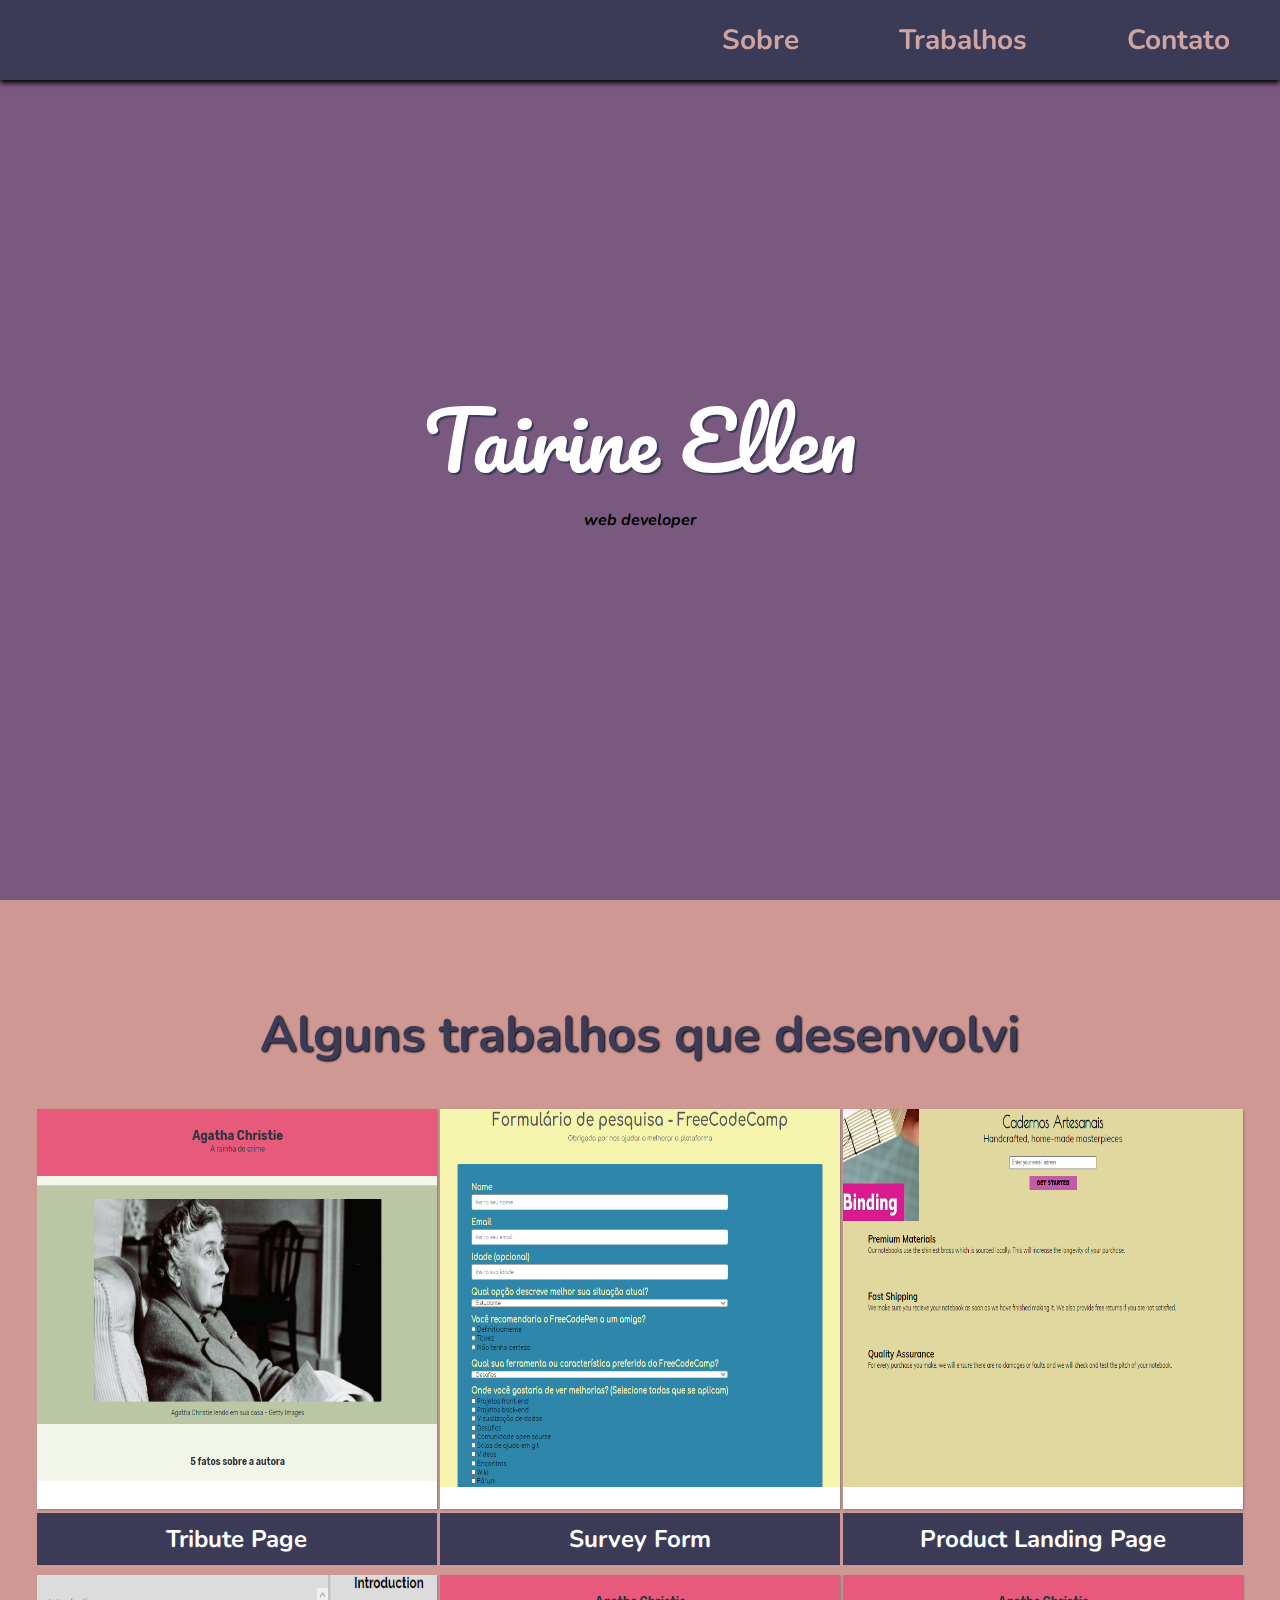
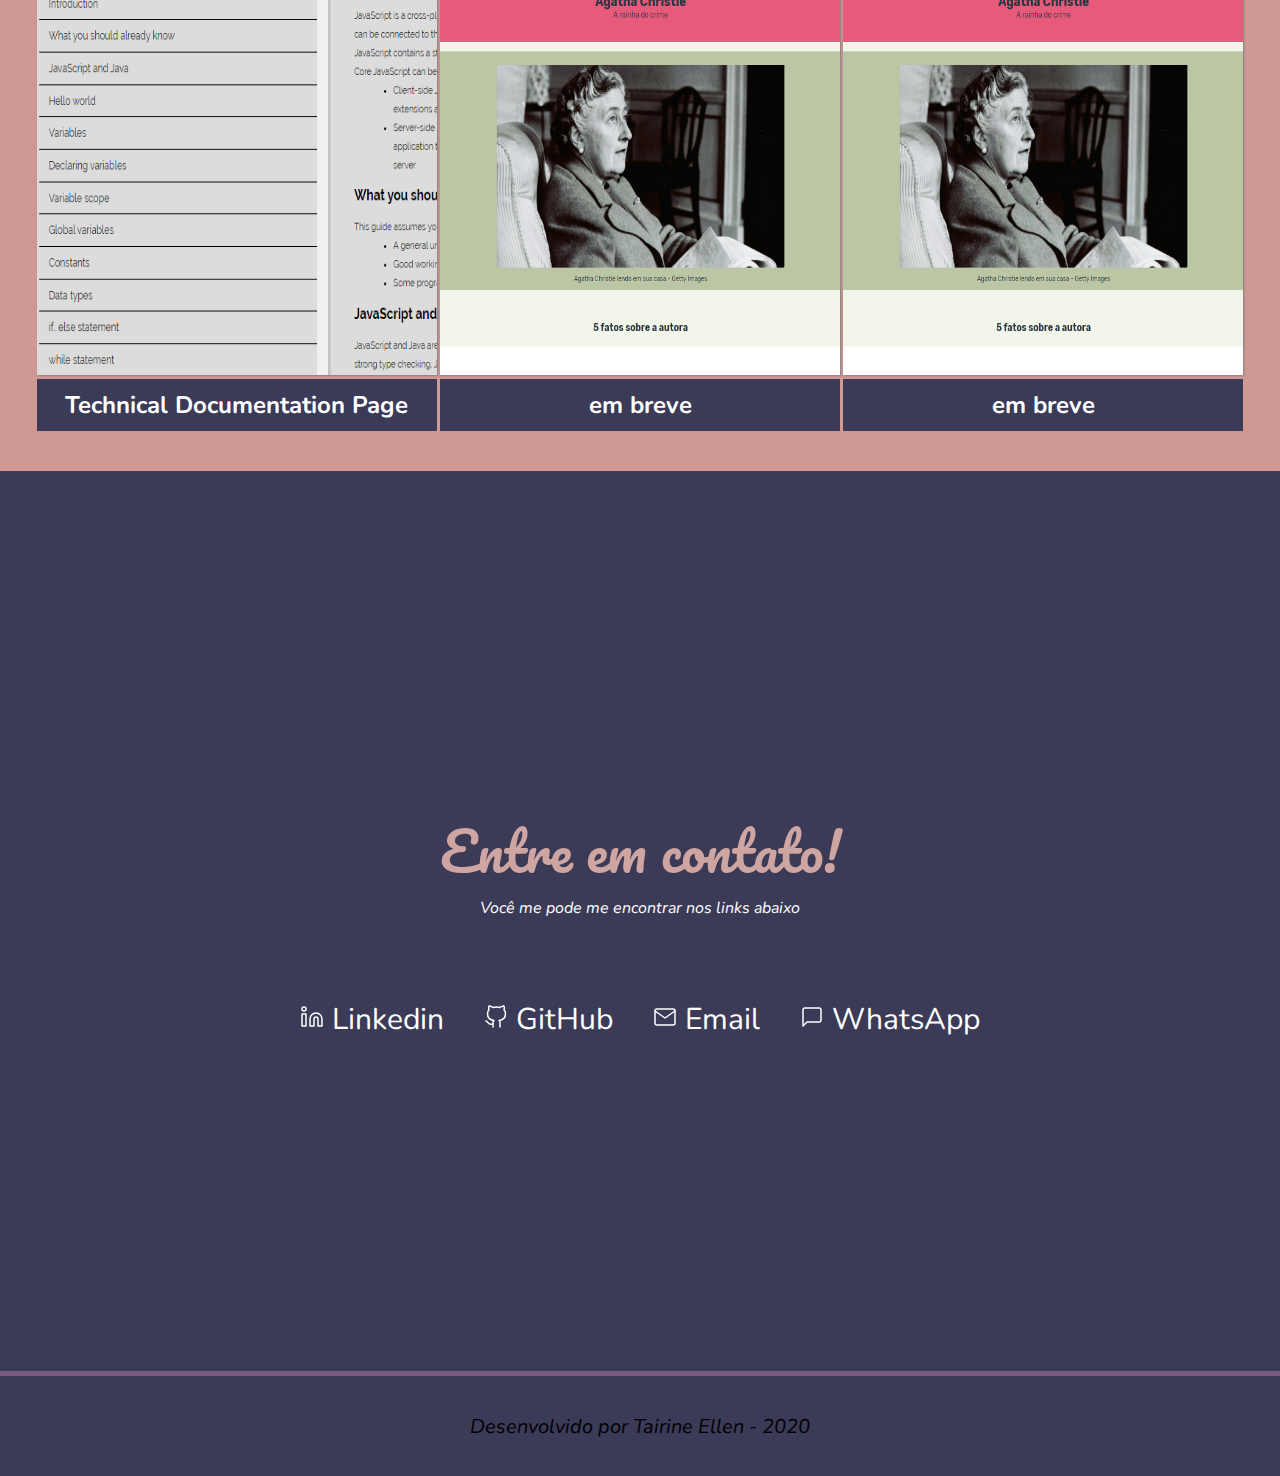
<file: personal_portfolio/index.html>
<!DOCTYPE html>
<html lang="pt-br">
    <head>
        <meta charset="utf-8">
        <link rel="stylesheet" href="styles.css">
        <link href="https://fonts.googleapis.com/css2?family=Nunito:ital,wght@0,400;0,700;1,400&display=swap" rel="stylesheet">
        <link href="https://fonts.googleapis.com/css2?family=Pacifico&display=swap" rel="stylesheet">
        <title>Portfólio Pessoal</title>
    </head>
    <body>

      <nav class="menu">
        <ul class="menu__lista">
          <a class="menu__link" href="#sobre">Sobre</a>
          <a class="menu__link" href="#trabalhos">Trabalhos</a>
          <a class="menu__link" href="#contato">Contato</a>
        </ul>
      </nav>

      <section class="sobre" id="sobre">
        <p class="sobre__titulo">Tairine Ellen</p>
        <h4 class="sobre__h4">web developer</h4>
      </section>

      <section class="trabalhos" id="trabalhos">
        <h1 class="trabalhos__h1">Alguns trabalhos que desenvolvi</h1>
        <div class="container">
          <a class="projeto__link" href="https://codepen.io/TairineEllen/full/MWaOVpJ" target="_blank" class="projeto">
            <img class="projeto__img" src="img/tribute.png" width="400" height="400" alt="tribute-page">
            <p class="projeto__titulo">Tribute Page</p>
          </a>

          <a class="projeto__link" href="https://codepen.io/TairineEllen/live/eYpeMQy" target="_blank" class="projeto">
            <img class="projeto__img" src="img/survey.png" width="400" height="400" alt="survey-form">
            <p class="projeto__titulo">Survey Form</p>
          </a>

          <a class="projeto__link" href="https://codepen.io/TairineEllen/full/OJyQRmy" target="_blank" class="projeto">
            <img class="projeto__img" src="img/landing.png" width="400" height="400" alt="product-landing-page">
            <p class="projeto__titulo">Product Landing Page</p>
          </a>

          <a class="projeto__link" href="https://codepen.io/TairineEllen/full/QWjQeLb" target="_blank" class="projeto">
            <img class="projeto__img" src="img/documentation.png" width="400" height="400" alt="technical-documentation-page">
            <p class="projeto__titulo">Technical Documentation Page</p>
          </a>

          <a class="projeto__link" href="https://codepen.io/TairineEllen/full/MWaOVpJ" target="_blank" class="projeto">
            <img class="projeto__img" src="img/tribute.png" width="400" height="400" alt="tribute-page">
            <p class="projeto__titulo">em breve</p>
          </a>

          <a class="projeto__link" href="https://codepen.io/TairineEllen/full/MWaOVpJ" target="_blank" class="projeto">
            <img class="projeto__img" src="img/tribute.png" width="400" height="400" alt="tribute-page">
            <p class="projeto__titulo">em breve</p>
          </a>

        </div>

      </section>

      <section class="contato" id="contato">
        <p class="contato__h1">Entre em contato!</p>
        <p class="contato__info">Você me pode me encontrar nos links abaixo</p>
        <div class="contato__links">
          <div class="contato__linkedin">
            <a class="contato__link" href="#"><img src="img/linkedin.svg" alt="">
              <span>Linkedin</span>
            </a>
          </div>
          <div class="contato__github">
            <a class="contato__link" href="#"><img src="img/github.svg" alt="">
              <span>GitHub</span>
            </a>

          </div>
          <div class="contato__email">
            <a class="contato__link" href="#"><img src="img/mail.svg" alt="">
              <span>Email</span>
            </a>

          </div>
          <div class="contato__whatsapp">
            <a class="contato__link" href="#"><img src="img/whats.svg" alt="">
              <span>WhatsApp</span>
            </a>

          </div>

        </div>
      </section>

      <footer class="footer">
        <p>Desenvolvido por Tairine Ellen - 2020</p>
      </footer>

    </body>
</html>
</file>
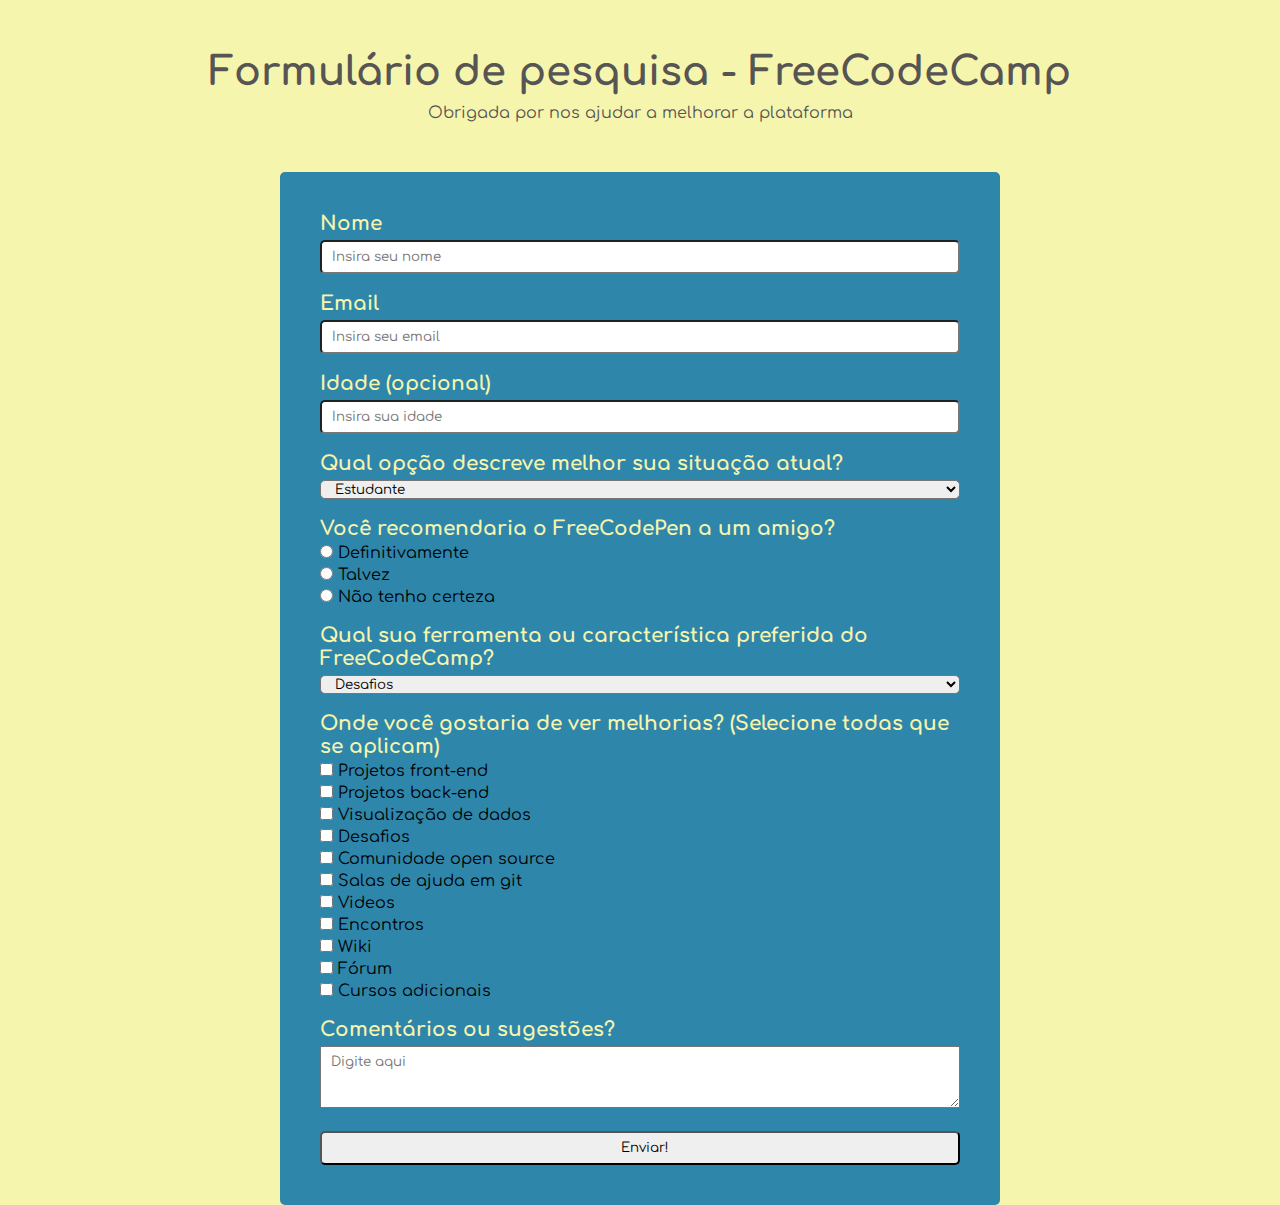
<file: survey_form/index.html>
<!DOCTYPE html>
<html language="pt-br">
<head>
	<meta charset="utf-8">
	<link rel="stylesheet" type="text/css" href="styles.css" />
	<link href="https://fonts.googleapis.com/css2?family=Comfortaa:wght@400;700&display=swap" rel="stylesheet">

	<title>Survey Form</title>
</head>

<body>
    
    <header class="header">
      <h1 class="header__h1" id ="title"> Formulário de pesquisa - FreeCodeCamp</h1>
      <p class="header__p" id = "description"> Obrigada por nos ajudar a melhorar a plataforma </p>
    </header>

    <form class="survey-form" id="survey-form">
    	<label class="survey-form__label" id="name-label">Nome</label>
    	<input class="survey-form__input" id="name" type="text" placeholder="Insira seu nome" required>
    	<br>
    	<label class="survey-form__label" id="email-label">Email</label>
    	<input class="survey-form__input" id="email" type="email" placeholder="Insira seu email" required>
    	<br>
    	<label class="survey-form__label" id="number-label">Idade (opcional)</label>
    	<input class="survey-form__input" id="number" type="number" placeholder="Insira sua idade" min="13" max="70">
    	<br>
    	<label class="survey-form__label">Qual opção descreve melhor sua situação atual?</label>
    	<select class="survey-form__input" id="dropdown">
    		<option>Estudante</option>
    		<option>Emprego tempo integral</option>
    		<option>Emprego meio período/estagiário (a)</option>
    		<option>Desempregado (a)</option>
    		<option>Outro</option>    	 	
    	</select>
    	<br>
    	<label class="survey-form__label">Você recomendaria o FreeCodePen a um amigo?</label>
    	<div id="radio">    		
    		<input class="survey-form__input" type = "radio" name = "recomendacao" value = "definitivamente"><label class="survey-form__label-option">Definitivamente</label><br>
    		<input class="survey-form__input" type = "radio" name = "talvez" value = "talvez"><label class="survey-form__label-option">Talvez</label><br>
    		<input class="survey-form__input" type = "radio" name = "naosei" value = "naosei"><label class="survey-form__label-option">Não tenho certeza</label><br>
    	</div>
    	<br>
    	<label class="survey-form__label">Qual sua ferramenta ou característica preferida do FreeCodeCamp?</label>
    	<select class="survey-form__input" id="dropdown">
    		<option>Desafios</option>
    		<option>Projetos</option>
    		<option>Comunidade</option>
    		<option>Open source</option>
    	</select>
    	<br>    	
    	<label class="survey-form__label">Onde você gostaria de ver melhorias? (Selecione todas que se aplicam)</label>
    	<div id="checkbox">
    		<input class="survey-form__input" type = "checkbox" value = "front"><label class="survey-form__label-option">Projetos front-end</label><br>
    		<input class="survey-form__input" type = "checkbox" value = "back"><label class="survey-form__label-option">Projetos back-end</label><br>
    		<input class="survey-form__input" type = "checkbox" value = "dados"><label class="survey-form__label-option">Visualização de dados</label><br>
    		<input class="survey-form__input" type = "checkbox" value = "desafios"><label class="survey-form__label-option">Desafios</label><br>
    		<input class="survey-form__input" type = "checkbox" value = "comunidade"><label class="survey-form__label-option">Comunidade open source</label><br>
    		<input class="survey-form__input" type = "checkbox" value = "git"><label class="survey-form__label-option">Salas de ajuda em git</label><br>
    		<input class="survey-form__input" type = "checkbox" value = "videos"><label class="survey-form__label-option">Videos</label><br>
    		<input class="survey-form__input" type = "checkbox" value = "eventos"><label class="survey-form__label-option">Encontros</label><br>
    		<input class="survey-form__input" type = "checkbox" value = "wiki"><label class="survey-form__label-option">Wiki</label><br>
    		<input class="survey-form__input" type = "checkbox" value = "forum"><label class="survey-form__label-option">Fórum</label><br>
    		<input class="survey-form__input" type = "checkbox" value = "cursos"><label class="survey-form__label-option">Cursos adicionais</label><br>
	    </div>
	    <br>
	    <label class="survey-form__label">Comentários ou sugestões?</label>
	    <textarea class="survey-form__textarea" placeholder = "Digite aqui"></textarea>
	    <br>
	    <button class="survey-form__input" id = "submit" type="submit">Enviar!</button>
    </form>
   
    
    
  
  </body>
  
</html>
</file>
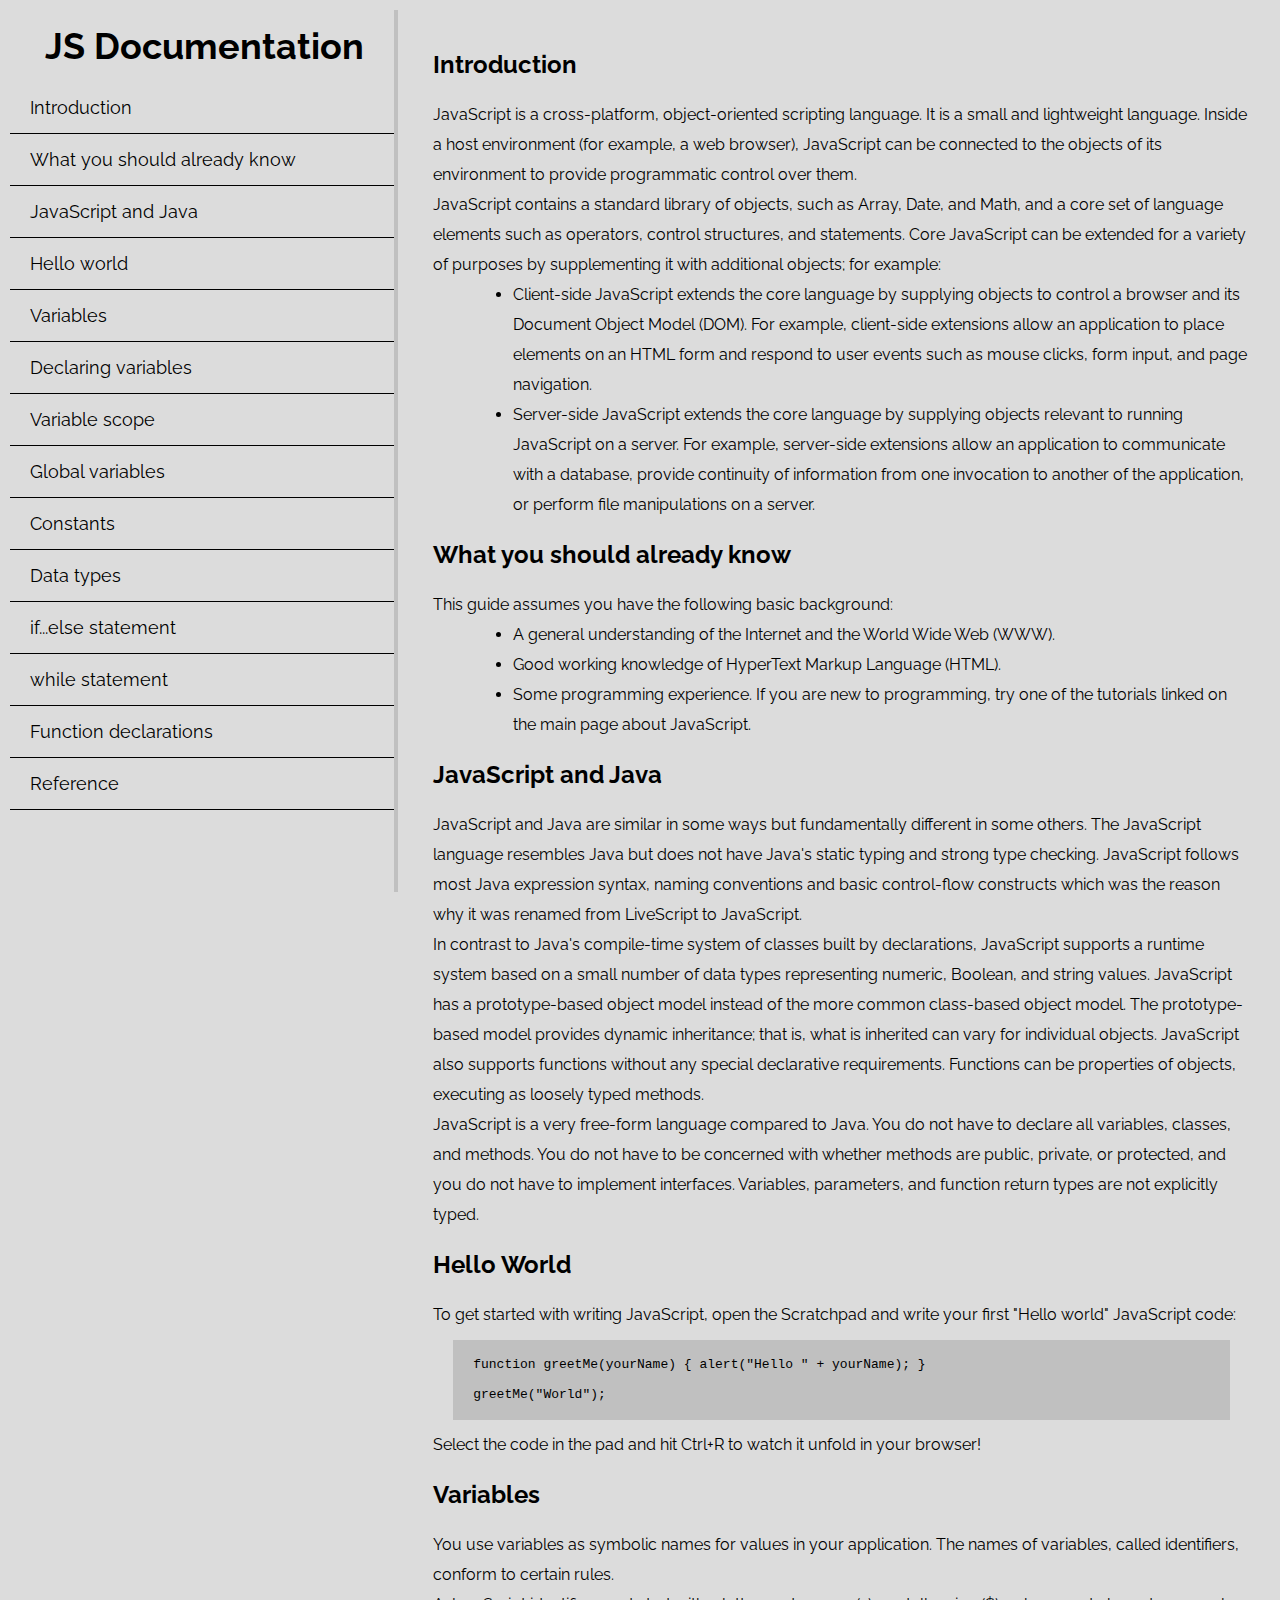
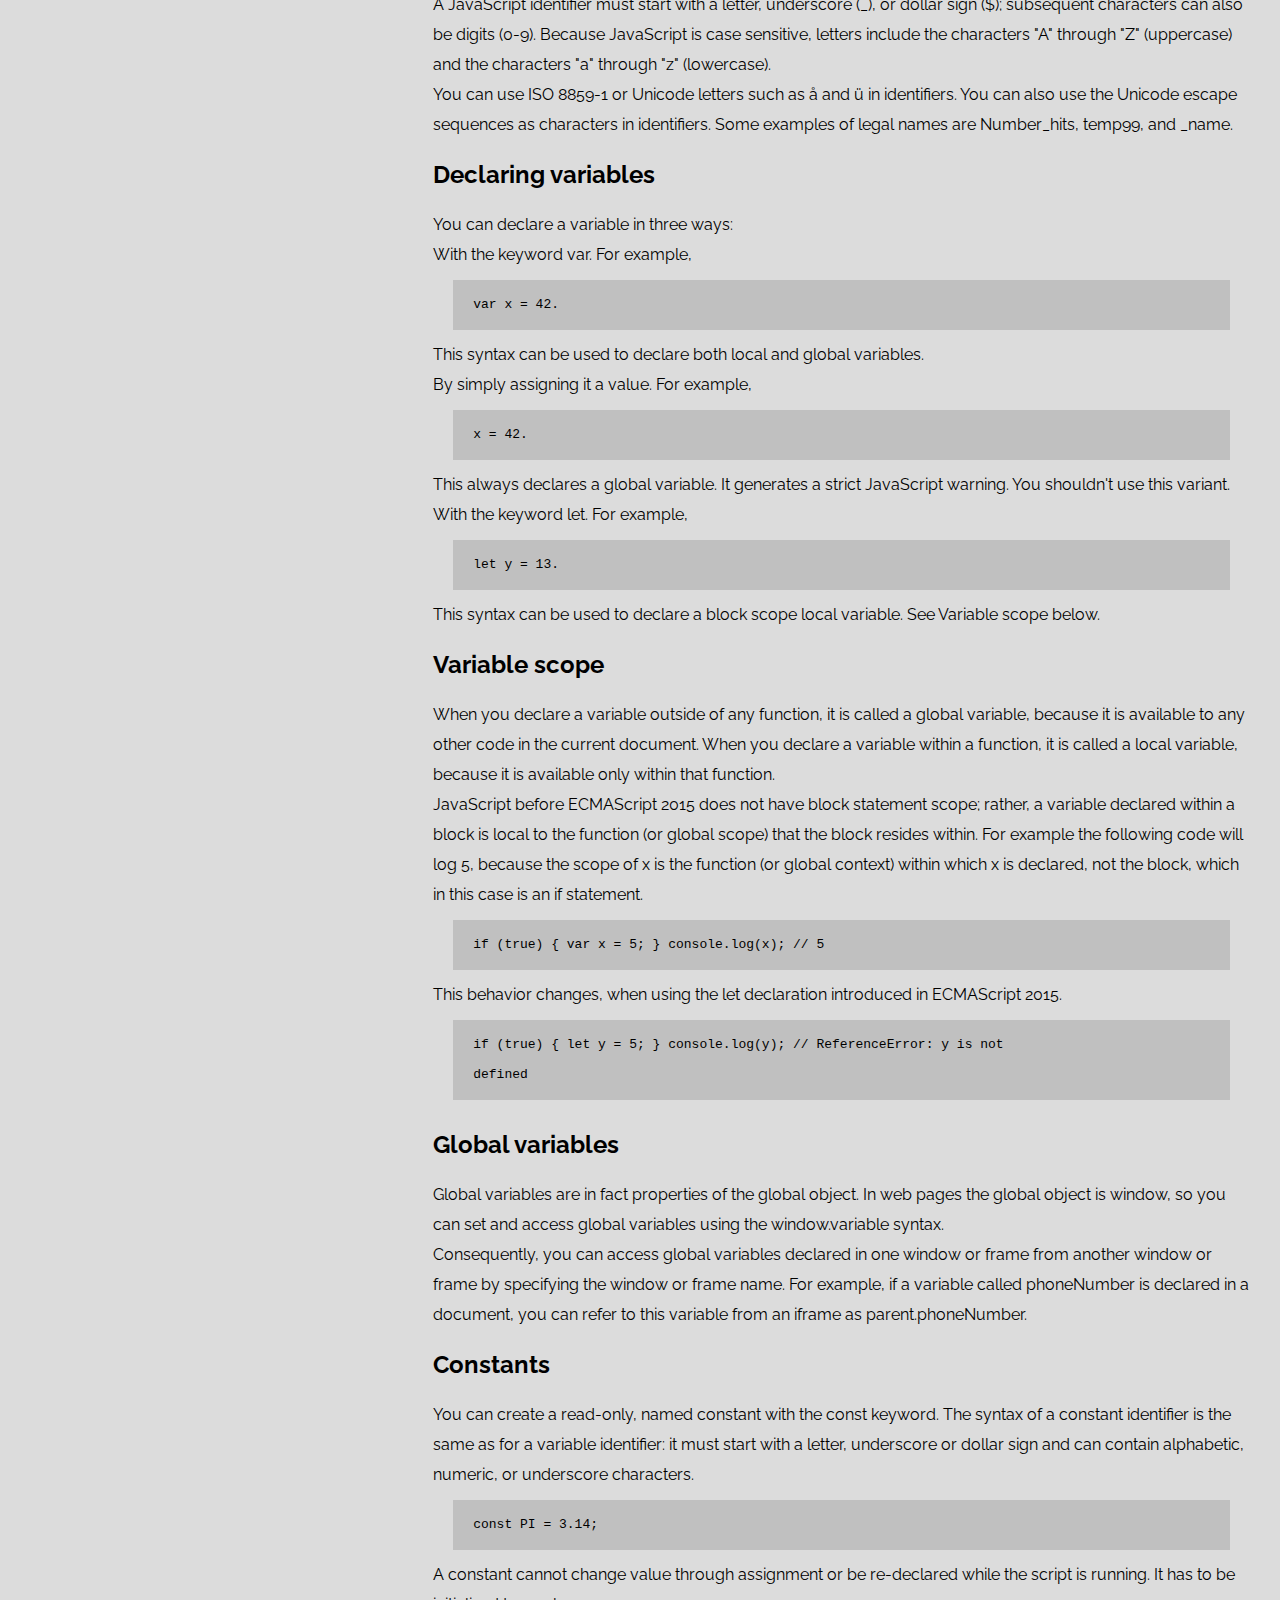
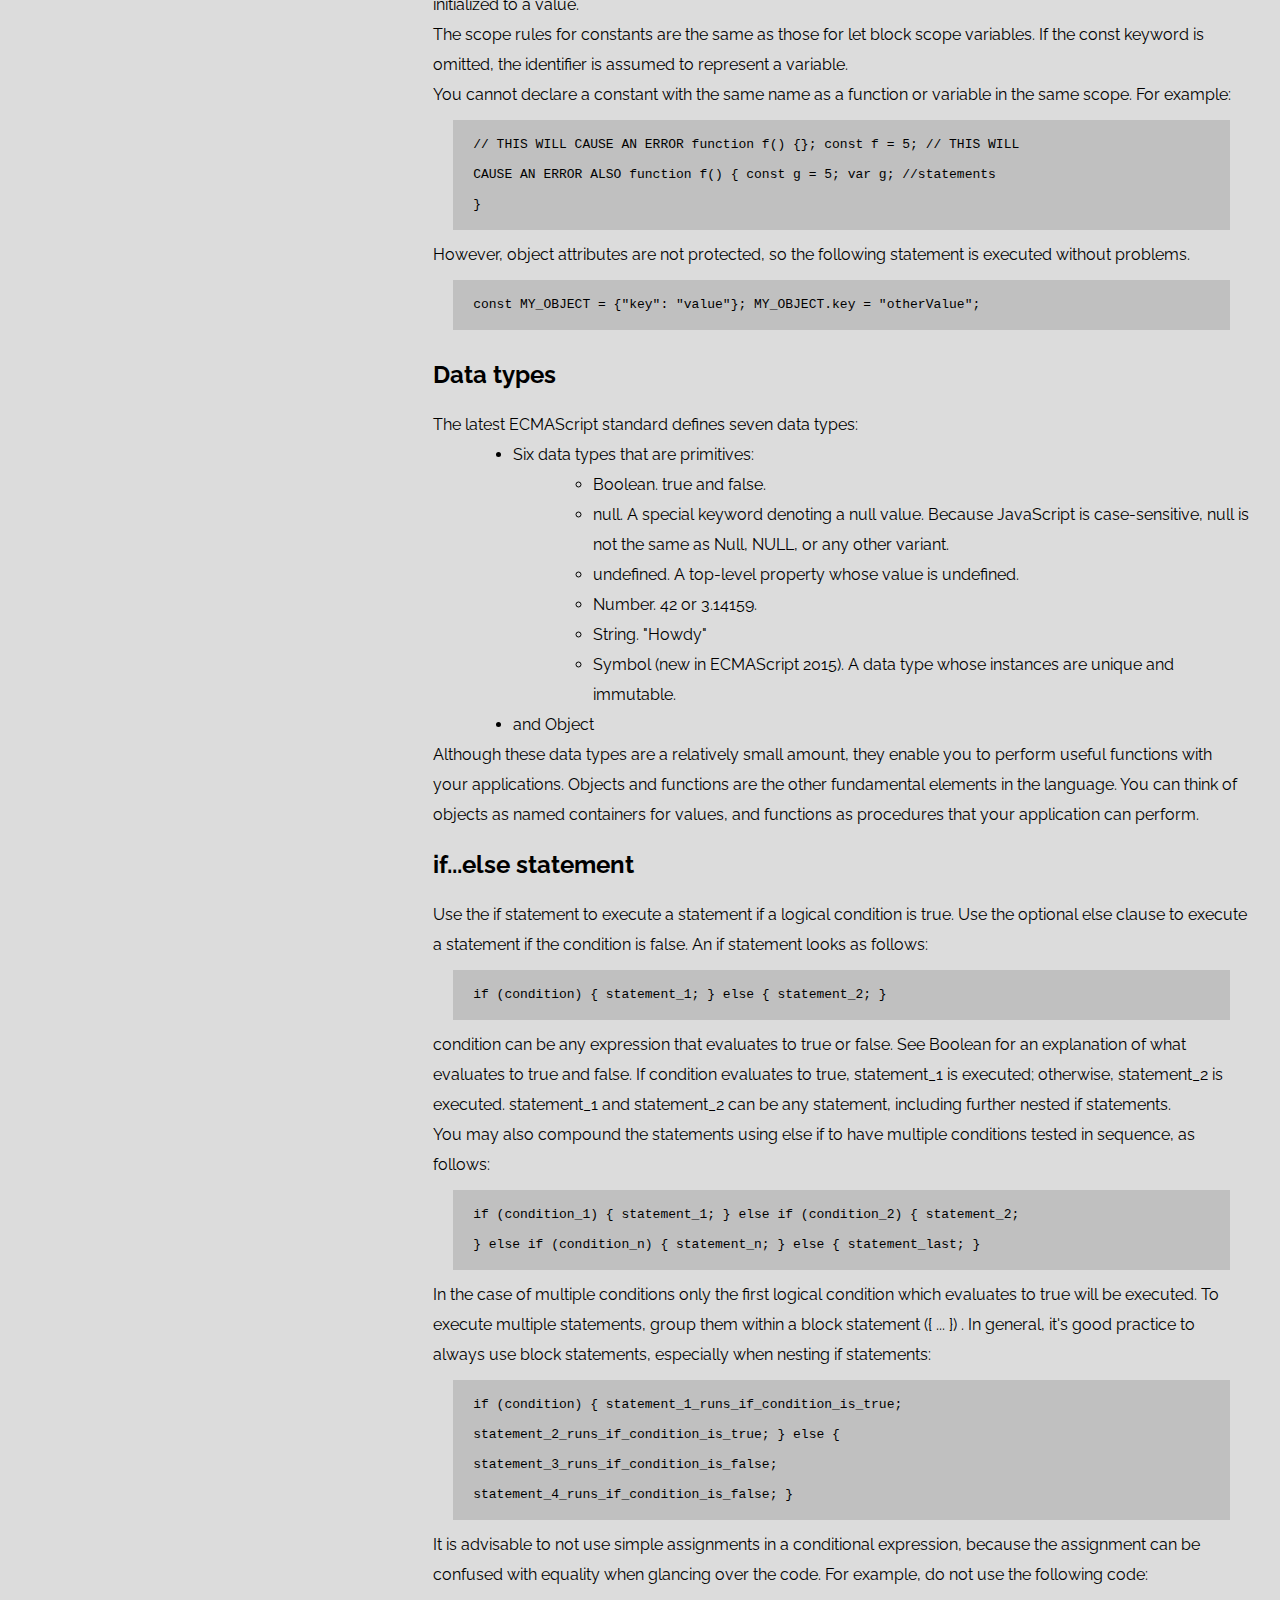
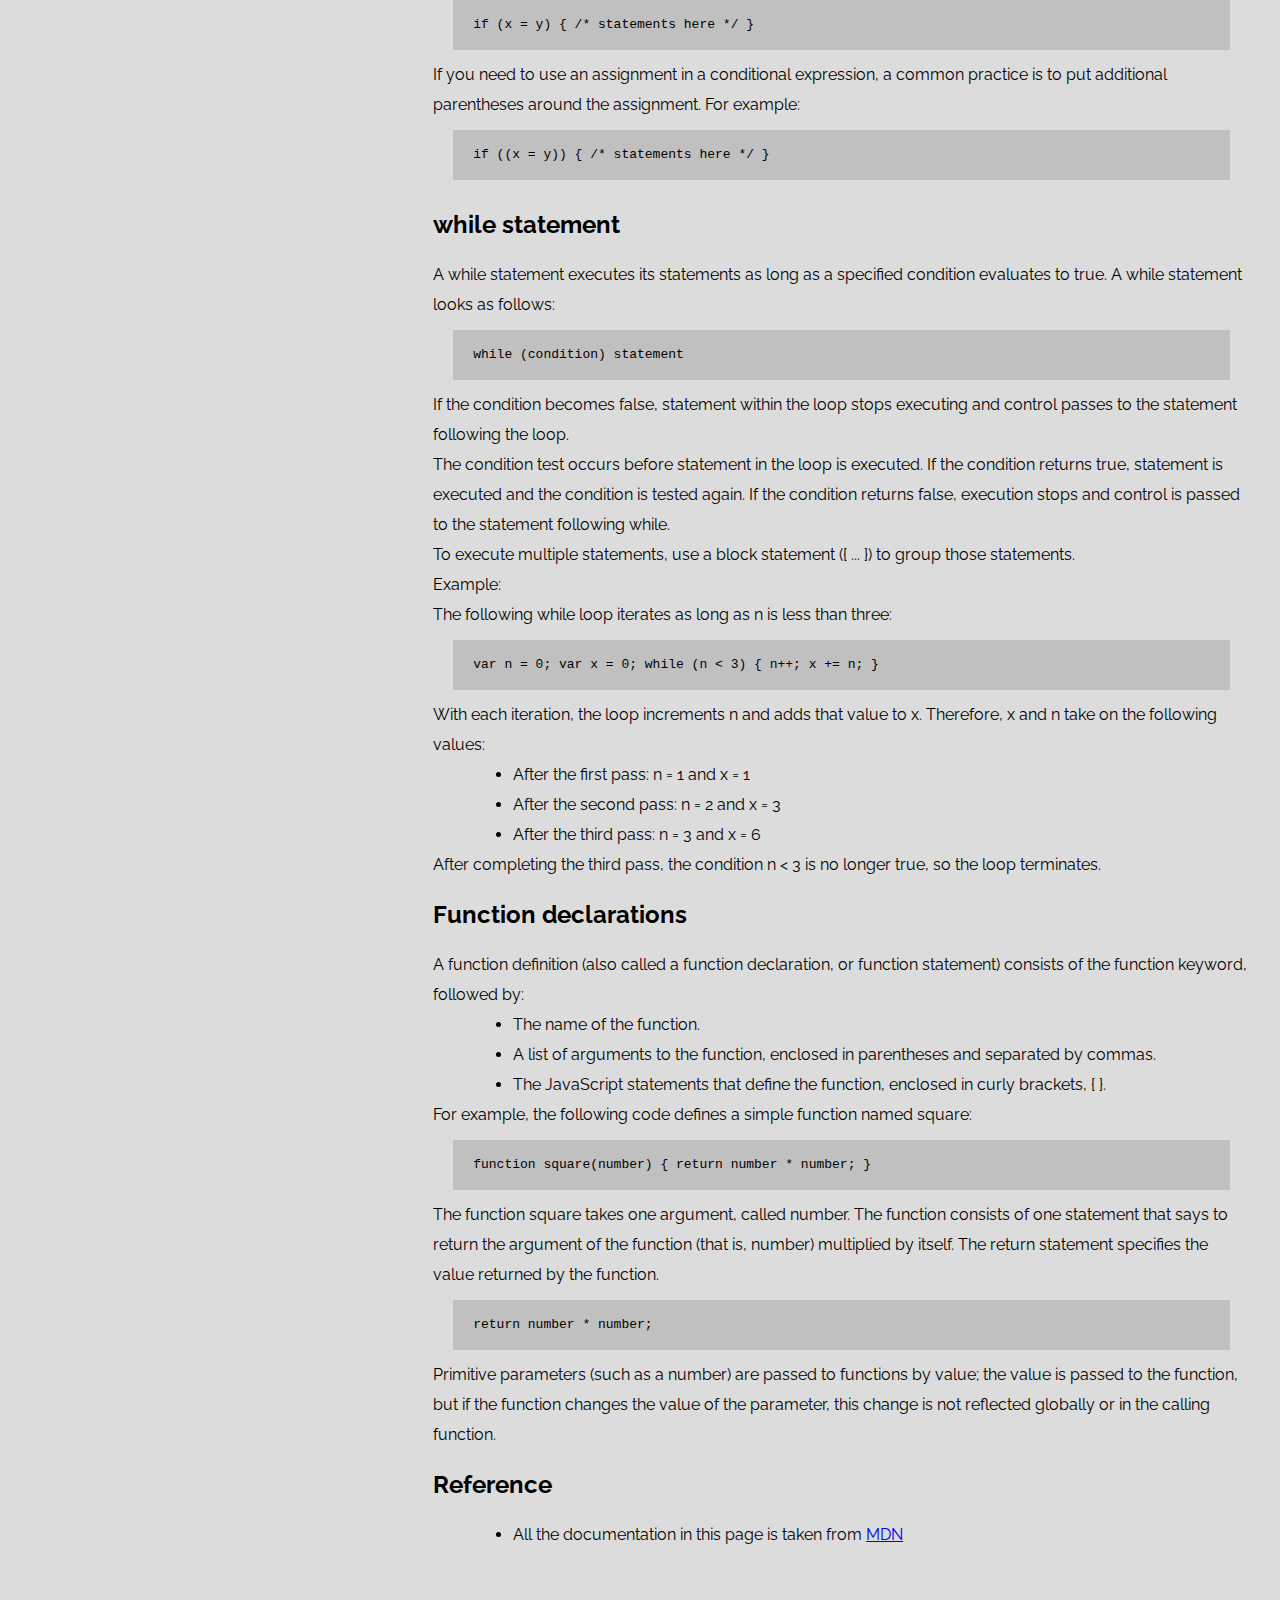
<file: technical_documentation_page/index.html>
<!DOCTYPE html>
<html lang="en">
    <head>
        <meta charset="utf-8">
        <link rel="stylesheet" type="text/css" href="styles.css">
        <link href="https://fonts.googleapis.com/css2?family=Raleway:wght@400;700&display=swap" rel="stylesheet">
        <title>Technical Documentation Page</title>
    </head>
    <body>

        <div class="container">
            <aside class="menu">
                <h1>JS Documentation</h1>
                <ul>
                    <li class="menu__link"><a href="#introduction">Introduction</a></li>
                    <li class="menu__link"><a href="#you-should-know">What you should already know</a></li>
                    <li class="menu__link"><a href="#javascript-and-java">JavaScript and Java</a></li>
                    <li class="menu__link"><a href="#hello-world">Hello world</a></li>
                    <li class="menu__link"><a href="#variables">Variables</a></li>
                    <li class="menu__link"><a href="#declaring-variables">Declaring variables</a></li>
                    <li class="menu__link"><a href="#variable-scope">Variable scope</a></li>
                    <li class="menu__link"><a href="#global-variables">Global variables</a></li>
                    <li class="menu__link"><a href="#constants">Constants</a></li>
                    <li class="menu__link"><a href="#data-types">Data types</a></li>
                    <li class="menu__link"><a href="#if-else">if...else statement</a></li>
                    <li class="menu__link"><a href="#while-statement">while statement</a></li>
                    <li class="menu__link"><a href="#function">Function declarations</a></li>
                    <li class="menu__link"><a href="#reference">Reference</a></li>
                </ul>
            </aside>

            <article class="texto">
                <section class="conteudo" id="introduction">
                    <h2>Introduction</h2>
                    <p>
                        JavaScript is a cross-platform, object-oriented scripting language.
                        It is a small and lightweight language. Inside a host environment (for example, a web browser),
                        JavaScript can be connected to the objects of its environment to provide programmatic control over them.</p>
                    <p>
                        JavaScript contains a standard library of objects, such as Array, Date, and Math, and a core set of language
                        elements such as operators, control structures, and statements. Core JavaScript can be extended for a variety
                        of purposes by supplementing it with additional objects; for example:
                    </p>

                    <ul>
                        <li class="conteudo__lista">
                            Client-side JavaScript extends the core language by supplying objects to control a browser and its
                            Document Object Model (DOM). For example, client-side extensions allow an application to place elements
                            on an HTML form and respond to user events such as mouse clicks, form input, and page navigation.
                        </li>
                        <li class="conteudo__lista">
                            Server-side JavaScript extends the core language by supplying objects relevant to running JavaScript on a server.
                            For example, server-side extensions allow an application to communicate with a database, provide continuity
                            of information from one invocation to another of the application, or perform file manipulations on a server.
                        </li>
                    </ul>

                </section>
                <section class="conteudo" id="you-should-know">
                    <h2>What you should already know</h2>
                    <p>This guide assumes you have the following basic background:</p>
                    <ul>
                        <li class="conteudo__lista">A general understanding of the Internet and the World Wide Web (WWW).</li>
                        <li class="conteudo__lista">Good working knowledge of HyperText Markup Language (HTML).</li>
                        <li class="conteudo__lista">Some programming experience. If you are new to programming, try one of the tutorials linked
                            on the main page about JavaScript.</li>
                    </ul>
                </section>

                <section class="conteudo" id="javascript-and-java">
                    <h2>JavaScript and Java</h2>
                    <p>
                        JavaScript and Java are similar in some ways but fundamentally different in some others.
                        The JavaScript language resembles Java but does not have Java's static typing and strong type checking.
                        JavaScript follows most Java expression syntax, naming conventions and basic control-flow constructs which
                        was the reason why it was renamed from LiveScript to JavaScript.
                    </p>
                    <p>
                        In contrast to Java's compile-time system of classes built by declarations, JavaScript supports a runtime
                        system based on a small number of data types representing numeric, Boolean, and string values.
                        JavaScript has a prototype-based object model instead of the more common class-based object model.
                        The prototype-based model provides dynamic inheritance; that is, what is inherited can vary for individual objects.
                        JavaScript also supports functions without any special declarative requirements.
                        Functions can be properties of objects, executing as loosely typed methods.
                    </p>
                    <p>
                        JavaScript is a very free-form language compared to Java. You do not have to declare all variables, classes,
                        and methods. You do not have to be concerned with whether methods are public, private, or protected, and you
                        do not have to implement interfaces. Variables, parameters, and function return types are not explicitly typed.
                    </p>
                </section>

                <section class="conteudo" id="hello-world">
                    <h2>Hello World</h2>
                    <p>
                        To get started with writing JavaScript, open the Scratchpad and write your first "Hello world" JavaScript code:
                    </p>
                    <div class="code">
                        <code class="code">function greetMe(yourName) { alert("Hello " + yourName); }</code><br>
                        <code class="code">greetMe("World");</code>
                    </div>
                    <p>
                        Select the code in the pad and hit Ctrl+R to watch it unfold in your browser!
                    </p>

                </section>

                <section class="conteudo" id="variables">
                    <h2>Variables</h2>
                    <p>
                        You use variables as symbolic names for values in your application.
                        The names of variables, called identifiers, conform to certain rules.
                    </p>
                    <p>
                        A JavaScript identifier must start with a letter, underscore (_), or dollar sign ($);
                        subsequent characters can also be digits (0-9). Because JavaScript is case sensitive, letters include
                        the characters "A" through "Z" (uppercase) and the characters "a" through "z" (lowercase).
                    </p>
                    <p>
                        You can use ISO 8859-1 or Unicode letters such as å and ü in identifiers.
                        You can also use the Unicode escape sequences as characters in identifiers.
                        Some examples of legal names are Number_hits, temp99, and _name.
                    </p>
                </section>

                <section class="conteudo" id="declaring-variables">
                    <h2>Declaring variables</h2>
                    <p>You can declare a variable in three ways:</p>
                    <p>With the keyword var. For example,</p>
                    <div class="code">
                        <code class="code">
                            var x = 42.
                        </code>
                    </div>
                    <p>This syntax can be used to declare both local and global variables.</p>
                    <p>By simply assigning it a value. For example,</p>
                    <div class="code">
                        <code class="code">
                            x = 42.
                        </code>
                    </div>
                    <p>This always declares a global variable. It generates a strict JavaScript warning. You shouldn't use this variant.</p>
                    <p>With the keyword let. For example,</p>
                    <div class="code">
                        <code class="code">
                             let y = 13.
                        </code>
                    </div>
                    <p>This syntax can be used to declare a block scope local variable. See Variable scope below.</p>
                </section>

                <section class="conteudo" id="variable-scope">
                    <h2>Variable scope</h2>
                    <p>
                        When you declare a variable outside of any function, it is called a global variable,
                        because it is available to any other code in the current document.
                        When you declare a variable within a function, it is called a local variable, because it
                        is available only within that function.
                    </p>
                    <p>
                        JavaScript before ECMAScript 2015 does not have block statement scope; rather, a variable
                        declared within a block is local to the function (or global scope) that the block resides within.
                        For example the following code will log 5, because the scope of x is the function (or global context)
                        within which x is declared, not the block, which in this case is an if statement.
                    </p>
                    <div class="code">
                        <code class="code">if (true) { var x = 5; } console.log(x); // 5</code>
                    </div>
                    <p>
                        This behavior changes, when using the let declaration introduced in ECMAScript 2015.
                    </p>
                    <div class="code">
                        <code class="code">if (true) { let y = 5; } console.log(y); // ReferenceError: y is not</code> <br>
                        <code class="code">defined</code>
                    </div>
                </section>

                <section class="conteudo" id="global-variables">
                    <h2>Global variables</h2>
                    <p>
                        Global variables are in fact properties of the global object. In web pages the global object is window,
                        so you can set and access global variables using the window.variable syntax.
                    </p>
                    <p>
                        Consequently, you can access global variables declared in one window or frame from another window or
                        frame by specifying the window or frame name. For example, if a variable called phoneNumber is declared in a document,
                        you can refer to this variable from an iframe as parent.phoneNumber.
                    </p>
                </section>

                <section class="conteudo" id="constants">
                    <h2>Constants</h2>
                    <p>
                        You can create a read-only, named constant with the const keyword. The syntax of a constant identifier is the
                        same as for a variable identifier: it must start with a letter, underscore or dollar sign and can contain alphabetic,
                        numeric, or underscore characters.
                    </p>
                    <div class="code">
                        <code class="code">const PI = 3.14;</code>
                    </div>
                    <p>
                        A constant cannot change value through assignment or be re-declared while the script is running.
                        It has to be initialized to a value.
                    </p>
                    <p>
                        The scope rules for constants are the same as those for let block scope variables. If the const keyword is omitted,
                        the identifier is assumed to represent a variable.
                    </p>
                    <p>
                        You cannot declare a constant with the same name as a function or variable in the same scope. For example:
                    </p>
                    <div class="code">
                        <code class="code">
                        // THIS WILL CAUSE AN ERROR function f() {}; const f = 5; // THIS WILL <br></code>
                        <code class="code">CAUSE AN ERROR ALSO function f() { const g = 5; var g; //statements</code> <br>
                        <code class="code">}</code>
                        </code>
                    </div>
                    <p>
                        However, object attributes are not protected, so the following statement is executed without problems.
                    </p>
                    <div class="code">
                        <code class="code">const MY_OBJECT = {"key": "value"}; MY_OBJECT.key = "otherValue";</code>
                    </div>
                </section>

                <section class="conteudo" id="data-types">
                    <h2>Data types</h2>
                    <p>The latest ECMAScript standard defines seven data types:</p>
                    <ul>
                        <li class="conteudo__lista">Six data types that are primitives:</li>
                        <ul>
                            <li class="lista__type">Boolean. true and false.</li>
                            <li class="lista__type">null. A special keyword denoting a null value. Because JavaScript is case-sensitive,
                                null is not the same as Null, NULL, or any other variant.</li>
                            <li class="lista__type">undefined. A top-level property whose value is undefined.</li>
                            <li class="lista__type">Number. 42 or 3.14159.</li>
                            <li class="lista__type">String. "Howdy"</li>
                            <li class="lista__type">Symbol (new in ECMAScript 2015). A data type whose instances are unique and immutable.</li>
                        </ul>
                        <li class="conteudo__lista">and Object</li>
                    </ul>
                    <p>
                        Although these data types are a relatively small amount, they enable you to perform useful functions with your
                        applications. Objects and functions are the other fundamental elements in the language. You can think of objects
                        as named containers for values, and functions as procedures that your application can perform.
                    </p>
                </section>

                <section class="conteudo" id="if-else">
                    <h2>if...else statement</h2>
                    <p>
                        Use the if statement to execute a statement if a logical condition is true. Use the optional else clause to
                        execute a statement if the condition is false. An if statement looks as follows:
                    </p>
                    <div class="code">
                        <code class="code">if (condition) { statement_1; } else { statement_2; }</code>
                    </div>
                    <p>
                        condition can be any expression that evaluates to true or false. See Boolean for an explanation of what evaluates
                        to true and false. If condition evaluates to true, statement_1 is executed; otherwise,
                        statement_2 is executed. statement_1 and statement_2 can be any statement, including further nested if statements.
                    </p>
                    <p>
                        You may also compound the statements using else if to have multiple conditions tested in sequence, as follows:
                    </p>
                    <div class="code">
                        <code class="code">if (condition_1) { statement_1; } else if (condition_2) { statement_2;</code> <br>
                        <code class="code">} else if (condition_n) { statement_n; } else { statement_last; }</code>
                    </div>
                    <p>
                        In the case of multiple conditions only the first logical condition which evaluates to true will be executed.
                        To execute multiple statements, group them within a block statement ({ ... }) . In general, it's good practice
                        to always use block statements, especially when nesting if statements:
                    </p>
                    <div class="code">
                        <code class="code">
                        if (condition) { statement_1_runs_if_condition_is_true;</code> <br>
                        <code class="code">statement_2_runs_if_condition_is_true; } else {</code> <br>
                        <code class="code">statement_3_runs_if_condition_is_false;</code> <br>
                        <code class="code">statement_4_runs_if_condition_is_false; }</code>
                    </div>
                    <p>
                        It is advisable to not use simple assignments in a conditional expression, because the assignment can be confused
                        with equality when glancing over the code. For example, do not use the following code:
                    </p>
                    <div class="code">
                        <code class="code">if (x = y) { /* statements here */ }</code>
                    </div>
                    <p>
                        If you need to use an assignment in a conditional expression, a common practice is to put additional
                        parentheses around the assignment. For example:
                    </p>
                    <div class="code">
                        <code class="code">if ((x = y)) { /* statements here */ }</code>
                    </div>
                </section>

                <section class="conteudo" id="while-statement">
                    <h2>while statement</h2>
                    <p>
                        A while statement executes its statements as long as a specified condition evaluates to true.
                        A while statement looks as follows:
                    </p>
                    <div class="code">
                        <code class="code">while (condition) statement</code>
                    </div>
                    <p>
                        If the condition becomes false, statement within the loop stops executing and control passes to the statement
                        following the loop.
                    </p>
                    <p>
                        The condition test occurs before statement in the loop is executed. If the condition returns true,
                        statement is executed and the condition is tested again. If the condition returns false, execution stops and
                        control is passed to the statement following while.
                    </p>
                    <p>To execute multiple statements, use a block statement ({ ... }) to group those statements.</p>
                    <p>Example:</p>
                    <p>The following while loop iterates as long as n is less than three:</p>
                    <div class="code">
                        <code class="code">var n = 0; var x = 0; while (n < 3) { n++; x += n; }</code>
                    </div>
                    <p>With each iteration, the loop increments n and adds that value to x. Therefore, x and n take on the following values:</p>
                    <ul>
                        <li class="conteudo__lista">After the first pass: n = 1 and x = 1</li>
                        <li class="conteudo__lista">After the second pass: n = 2 and x = 3</li>
                        <li class="conteudo__lista">After the third pass: n = 3 and x = 6</li>
                    </ul>
                    <p>After completing the third pass, the condition n < 3 is no longer true, so the loop terminates.</p>
                </section>

                <section class="conteudo" id="function">
                    <h2>Function declarations</h2>
                    <p>
                        A function definition (also called a function declaration, or function statement) consists of the
                        function keyword, followed by:
                    </p>
                    <ul>
                        <li class="conteudo__lista">The name of the function.</li>
                        <li class="conteudo__lista">A list of arguments to the function, enclosed in parentheses and separated by commas.</li>
                        <li class="conteudo__lista">The JavaScript statements that define the function, enclosed in curly brackets, { }.</li>
                    </ul>
                    <p>For example, the following code defines a simple function named square:</p>
                    <div class="code">
                        <code class="code">function square(number) { return number * number; }</code>
                    </div>
                    <p>
                        The function square takes one argument, called number. The function consists of one statement that says
                        to return the argument of the function (that is, number) multiplied by itself. The return statement specifies
                        the value returned by the function.
                    </p>
                    <div class="code">
                        <code class="code">return number * number;</code>
                    </div>
                    <p>
                        Primitive parameters (such as a number) are passed to functions by value; the value is passed to the function,
                        but if the function changes the value of the parameter, this change is not reflected globally or in the calling
                        function.
                    </p>
                </section>

                <section class="conteudo" id="reference">
                    <h2>Reference</h2>
                    <ul>
                        <li class="conteudo__lista">All the documentation in this page is taken from
                            <a href="https://developer.mozilla.org/en-US/docs/Web/JavaScript/Guide" target="_blank">MDN</a></li>
                    </ul>
                </section>
            </article>
        </div>
    </body>
</html>
</file>
<file: personal_portfolio/styles.css>
*{
  margin: 0;
  padding: 0;
}

.menu{
  background-color: #3b3b58;
  display: flex;
  font-family: 'Nunito', cursive;
  font-weight: bold;
  justify-content: flex-end;
  height: 80px;
  width: 100%;
  position: fixed;
  box-shadow: 0px 3px 5px black;
}

.menu__lista{
  display: flex;
  align-items: center;
}

.menu__link {
  color: #cea5a1;
  display: flex;
  font-size: 28px;
  padding: 21px 50px;
  text-decoration: none;
}

.menu__link:hover{
  background-color: #cf9893;
  color: #3b3b58;

}

.sobre{
  align-items: center;
  display: flex;
  background-color: #7a5980;
  flex-direction: column;
  height: 100vh;
  justify-content: center;
  text-align: center;
}

.sobre__titulo{
  color: #ffffff;
  font-family: 'Pacifico', cursive;
  font-size: 80px;
  text-shadow: 2px 2px 1px #3b3b58;
}

.sobre__h4{
  font-family: 'Nunito', sans-serif;
  font-style: italic;
  }

.trabalhos{
  background-color: #cf9893;
  padding: 80px 20px 20px 20px;
}

.trabalhos__h1{
  color: #3b3b58;
  font-family: 'Nunito', sans-serif;
  font-size: 50px;
  font-weight: bold;
  padding: 20px 0;
  text-align: center;
  text-shadow: 1px 1px 2px black;
}

.container{
  background-color: #cf9893;
  display: grid;
  grid-gap: 10px;
  grid-template-columns: repeat(auto-fit, minmax(340px, 1fr));
  height: auto;
  justify-items: center;
  margin: 0 auto;
  padding: 20px;
  text-decoration: none;
}

.projeto__img{
  box-shadow: 1px 1px 2px gray;
}

.projeto__titulo{
  background-color: #3b3b58;
  color: #fff;
  font-family: 'Nunito', sans-serif;
  font-size: 24px;
  font-weight: bold;
  padding: 10px;
  text-align: center;

}

.projeto__link{
  text-decoration: none;
}

.contato{
  align-items: center;
  display: flex;
  background-color: #3b3b58;
  flex-direction: column;
  height: 100vh;
  justify-content: center;
  text-align: center;
}

.contato__h1{
  color: #cea5a1;
  font-family: 'Pacifico', cursive;
  font-size: 54px;
  padding-top: 80px;
}

.contato__info{
  color: white;
  font-family: 'Nunito', sans-serif;
  font-style: italic;
}

.contato__links{
  display: flex;
  justify-content: space-between;
  padding: 80px 20px;
}

.contato__link{
  color: white;
  font-family: 'Nunito', sans-serif;
  font-size: 30px;
  padding: 20px;
  text-align: center;
  text-decoration: none;
}

.contato__link:hover{
  color: white;
  font-family: 'Nunito', sans-serif;
  font-size: 30px;
  line-height: 5px;
  text-shadow: 1px 1px 3px black;
}

.footer{
  background-color: #3b3b58;
  border-top: 5px solid #7a5980;
  display: flex;
  font-family: 'Nunito', cursive;
  font-size: 20px;
  font-style: italic;
  justify-content: center;
  align-items: center;
  height: 100px;
}
</file>
<file: survey_form/styles.css>
*{
  margin:0;
  padding:0;
}

body{
  background-color: #f6f5ae;
  font-family: 'Comfortaa';
}

.header{
  padding:50px;
  text-align: center;
  color: #565554;
}

.header__h1{
  font-size: 40px;
  font-weight: bold;
}

.header__p{
  padding-top: 10px;
}

.survey-form{
  padding: 40px;
  background-color: #2e86ab;
  border-radius: 5px;
  width: 50%;
  margin-left: auto;
  margin-right: auto;
  display: grid;
  justify-content: space-between;
}

.survey-form__input{
  border-radius: 5px;
  line-height: 30px;
  padding-left: 10px;
  margin-top: 5px;
  font-family: 'Comfortaa'
 }

.survey-form__label{
  font-size: 20px;
  font-weight: bold;
  color: #f6f5ae;
   
}

.survey-form__label-option{
  margin-left: 5px;
}

.survey-form__textarea{
  resize: vertical;
  font-family: 'Comfortaa';
    line-height: 30px;
  padding-left: 10px;
  margin-top: 5px;

}
</file>
<file: technical_documentation_page/styles.css>
*{
    margin:0;
    padding: 0;
    scroll-behavior: smooth;
    font-family: 'Raleway', sans-serif;
    background-color: #DCDCDC;
}

.container{
    display: flex;
    padding: 10px;
}

.menu{
    float: left;
    font-size: 18px;
    position: fixed;
    width: 30%;
    border-right: 4px solid #C0C0C0;
}

h1{
    font-weight: bold;
    padding: 15px 5px;
    margin-left: 30px
}

h2{
    padding: 20px 0;

}

.menu ul{
    overflow: scroll;
    height: 90vh;
    overflow-x: hidden;

}

.menu__link{
    list-style: none;
    padding: 15px 0 15px 20px;
    border-bottom: 1px solid black;
    width: 100%;
}

.menu__link a{
    text-decoration: none;
    color: black;
}

.menu__link a:visited{
    text-decoration: none;
}

.texto{
    margin-left: 32%;
    margin-top: 20px;
    margin-bottom: 80px;
    float: right;
}

.conteudo{
    padding: 0 20px;
    line-height: 30px;

}

.conteudo__lista{
    margin-left: 80px;
}

.lista__type{
    margin-left: 160px;

}

.code{
    font-family: monospace;
    margin: 10px 20px;
    background-color: #C0C0C0;
    padding: 10px 0;
}
</file>
